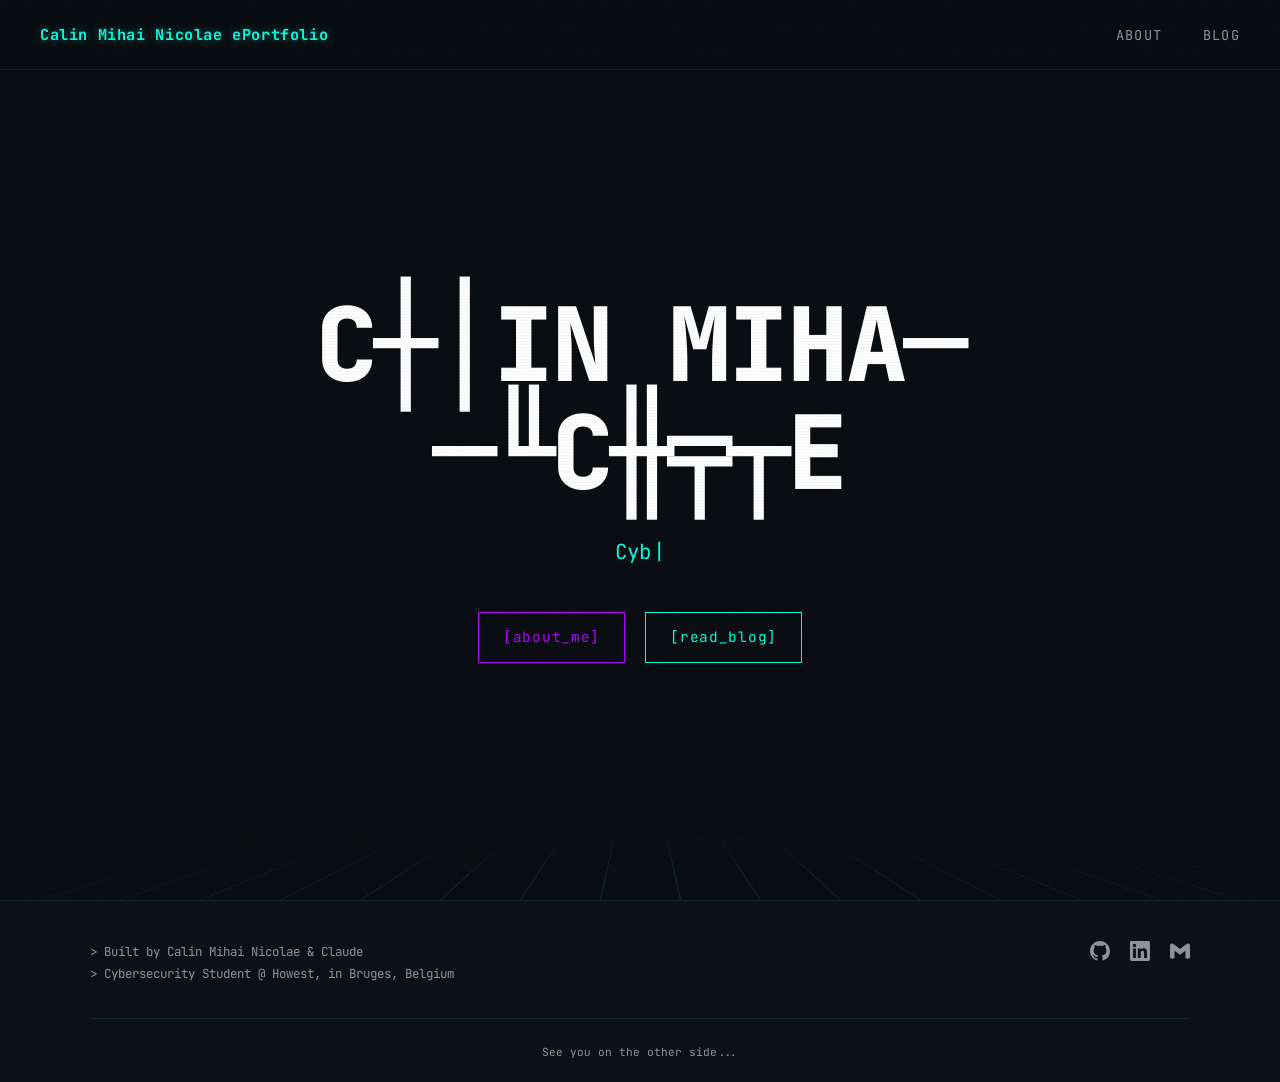
<file: index.html>
<!DOCTYPE html>
<html lang="en">
<head>
  <meta charset="UTF-8">
  <meta name="viewport" content="width=device-width, initial-scale=1.0">
  <meta name="description" content="Personal ePortfolio of Călin Mihai Nicolae, a final-year Applied Computer Science (cybersecurity) student at Howest, Bruges. Event reflections, a hackathon, a podcast, and professional development.">
  <meta property="og:title" content="Călin Mihai Nicolae · Cybersecurity ePortfolio">
  <meta property="og:description" content="Final-year cybersecurity student at Howest. Event reflections, a hackathon, a podcast, and professional development.">
  <meta property="og:type" content="website">
  <title>Călin Mihai Nicolae · Cybersecurity ePortfolio</title>
  <link rel="icon" type="image/png" href="./assets/images/favicon.png">
  <link rel="apple-touch-icon" href="./assets/images/favicon.png">
  <link rel="stylesheet" href="assets/css/style.css">
  <noscript>
    <style>
      #boot-terminal { display: none !important; }
      .hero-content { opacity: 1 !important; pointer-events: auto !important; }
    </style>
  </noscript>
  <script type="module" src="./assets/js/layout.js"></script>
  <script type="module" src="./assets/js/transitions.js"></script>
  <script type="module" src="./assets/js/index.js"></script>
</head>
<body>

<div id="page-transition">
  <p class="transition-text">&gt; LOADING...</p>
</div>

<a href="#main" class="skip-link">Skip to main content</a>

<nav></nav>

<noscript>
  <div class="noscript-banner">
    &gt; JavaScript is disabled. This site uses it for navigation and content.
    <a href="./index.html">Home</a> · <a href="./about.html">About</a> · <a href="./blog.html">Blog</a>
  </div>
</noscript>

<section class="hero" id="main">
  <div class="hero-grid-bg" aria-hidden="true"></div>
  <div class="hero-grid-fade" aria-hidden="true"></div>

  <div id="boot-terminal" class="boot-terminal" aria-live="polite">
    <div class="boot-terminal-bar">
      <span class="boot-terminal-title">init_profile_cali.sh</span>
      <span class="terminal-dot green"></span>
      <span class="terminal-dot yellow"></span>
      <span class="terminal-dot red"></span>
    </div>
    <div class="boot-terminal-body"></div>
  </div>

  <div id="hero-content" class="hero-content" style="opacity:0; pointer-events:none;">
    <h1 id="hero-name" class="hero-name">CALIN MIHAI NICOLAE</h1>
    <p class="hero-subtitle-wrap">
      <span id="typewriter-text"></span><span class="hero-subtitle-cursor">|</span>
    </p>
    <div class="hero-buttons">
      <a href="./about.html" class="hero-btn hero-btn-purple">[about_me]</a>
      <a href="./blog.html"  class="hero-btn hero-btn-cyan">[read_blog]</a>
    </div>
  </div>
</section>

<footer class="site-footer"></footer>
</body>
</html>
</file>
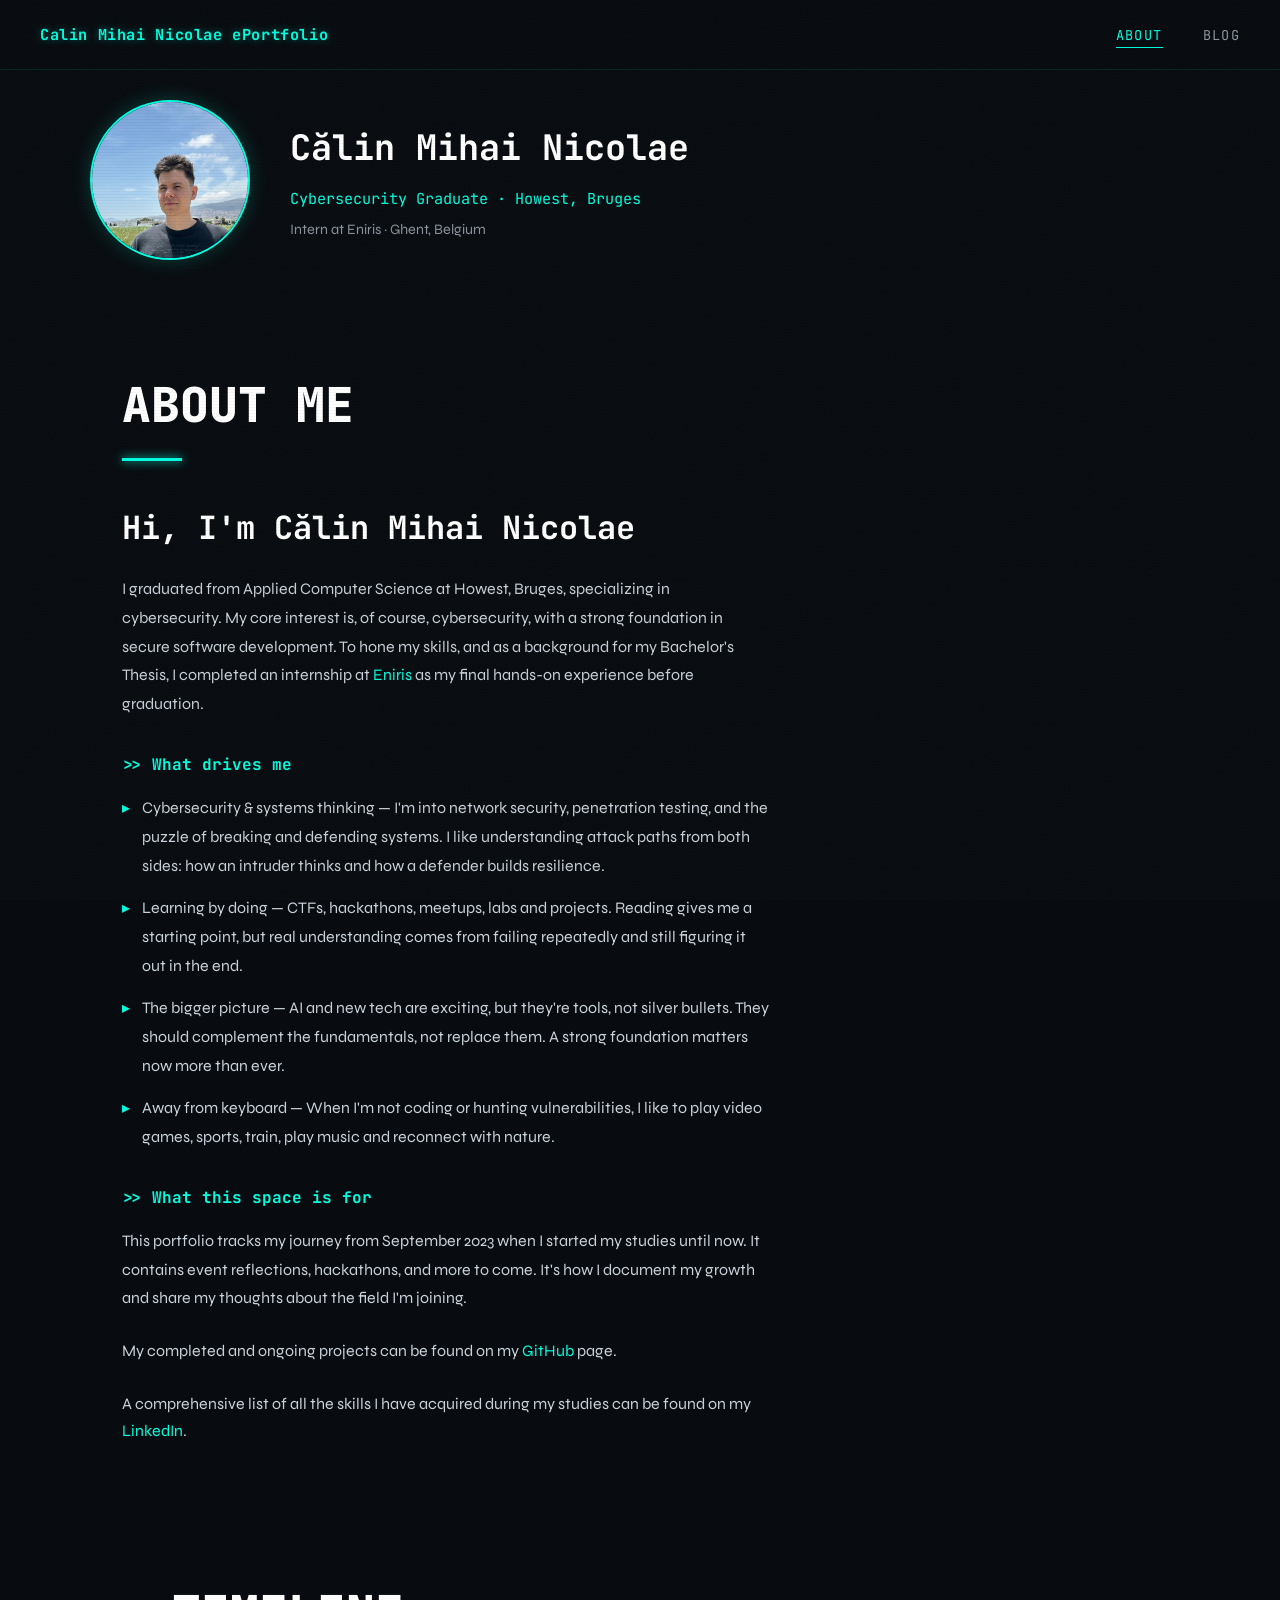
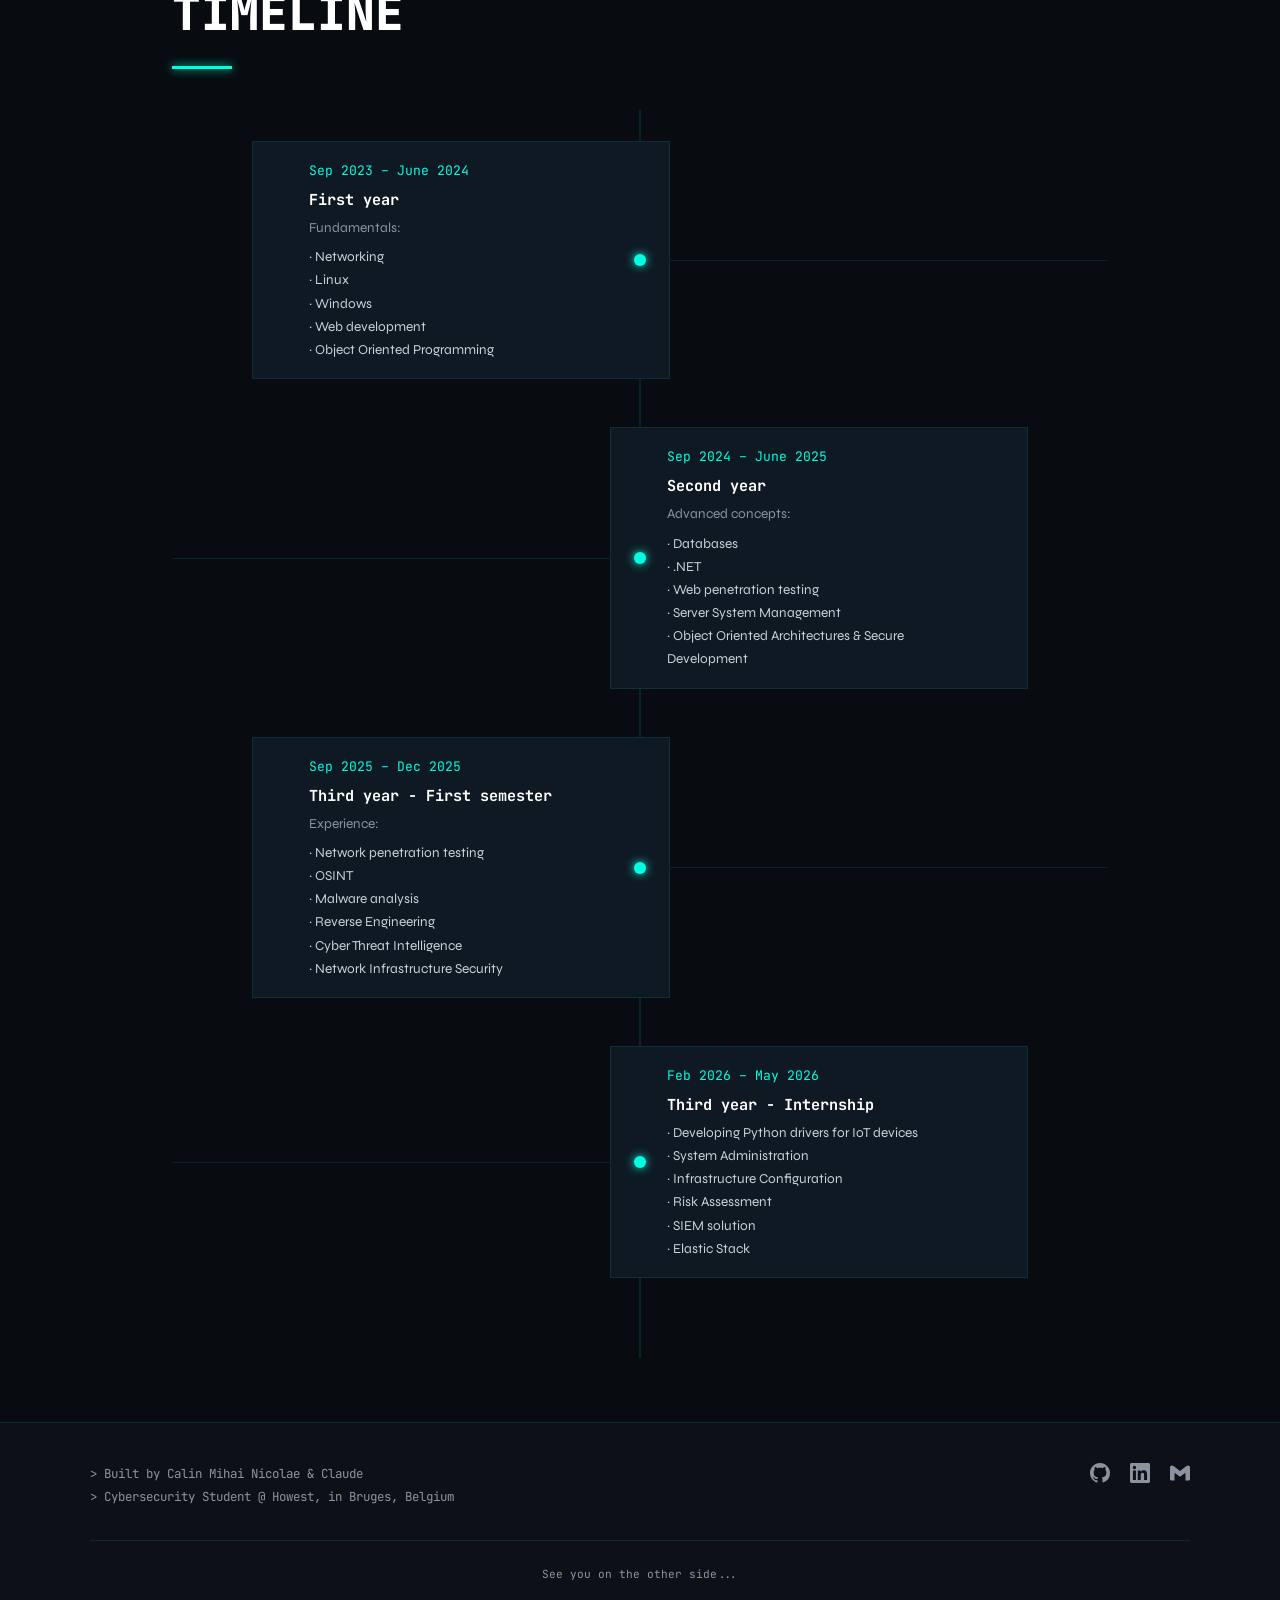
<file: about.html>
<!DOCTYPE html>
<html lang="en">
<head>
  <meta charset="UTF-8">
  <meta name="viewport" content="width=device-width, initial-scale=1.0">
  <meta name="description" content="About Călin Mihai Nicolae, a final-year cybersecurity student at Howest, Bruges, completed an internship at Eniris in Ghent. Background, interests, and an academic timeline.">
  <meta property="og:title" content="About · Călin Mihai Nicolae">
  <meta property="og:description" content="Final-year cybersecurity student at Howest, interned at Eniris. Background, interests, and timeline.">
  <meta property="og:type" content="website">
  <title>About · Călin Mihai Nicolae</title>
  <link rel="icon" type="image/png" href="./assets/images/favicon.png">
  <link rel="apple-touch-icon" href="./assets/images/favicon.png">
  <link rel="stylesheet" href="assets/css/style.css">
  <script type="module" src="./assets/js/layout.js"></script>
  <script type="module" src="./assets/js/transitions.js"></script>
  <script type="module" src="./assets/js/about.js"></script>
  <link rel="stylesheet" href="assets/css/photo-modal.css">
  <script type="module" src="./assets/js/photo-modal.js"></script>
</head>
<body>

<div id="page-transition">
  <p class="transition-text">&gt; LOADING...</p>
</div>

<a href="#main" class="skip-link">Skip to main content</a>

<nav></nav>

<noscript>
  <div class="noscript-banner">
    &gt; JavaScript is disabled. This site uses it for navigation and content.
    <a href="./index.html">Home</a> · <a href="./about.html">About</a> · <a href="./blog.html">Blog</a>
  </div>
</noscript>

<section class="profile-section" id="main">
  <div class="profile-photo-wrapper">
    <img
            src="assets/images/aboutphoto.jpg"
            alt="Calin Mihai Nicolae"
            class="profile-photo"
            onerror="this.style.display='none'; this.nextElementSibling.style.display='flex';"
    />
    <div class="profile-photo-placeholder">
      <span>[ PHOTO ]</span>
    </div>
  </div>
  <div class="profile-intro">
    <h1>Călin Mihai Nicolae</h1>
    <p class="profile-role">Cybersecurity Graduate · Howest, Bruges</p>
    <p class="profile-sub">Intern at Eniris · Ghent, Belgium</p>
  </div>
</section>

<section class="bio-section">
  <h2 class="about-section-title">ABOUT ME</h2>
  <div class="about-section-underline"></div>
  <div class="bio-content">
    <h2 class="bio-intro">Hi, I'm Călin Mihai Nicolae</h2>

    <p class="bio-text">I graduated from Applied Computer Science at Howest, Bruges, specializing in cybersecurity. My core interest is, of course, cybersecurity,
      with a strong foundation in secure software development. To hone my skills, and as a background for my Bachelor's Thesis, I completed an internship at <a href="https://eniris.com/" target="_blank">Eniris</a> as my
      final hands-on experience before graduation.</p>

    <h3 class="bio-subheading">What drives me</h3>

    <ul class="bio-list">
      <li>Cybersecurity & systems thinking — I'm into network security, penetration testing, and the puzzle of breaking and defending systems. I like understanding attack paths from both sides: how an intruder thinks and how a defender builds resilience.</li>
      <li>Learning by doing — CTFs, hackathons, meetups, labs and projects. Reading gives me a starting point, but real understanding comes from failing repeatedly and still figuring it out in the end.</li>
      <li>The bigger picture — AI and new tech are exciting, but they're tools, not silver bullets. They should complement the fundamentals, not replace them. A strong foundation matters now more than ever.</li>
      <li>Away from keyboard — When I'm not coding or hunting vulnerabilities, I like to play video games, sports, train, play music and reconnect with nature.</li>
    </ul>

    <h3 class="bio-subheading">What this space is for</h3>

    <p class="bio-text">This portfolio tracks my journey from September 2023 when I started my studies until now. It contains event reflections, hackathons, and more to come. It's how I document my growth and share my thoughts about the field I'm joining.</p>
    <p class="bio-text">My completed and ongoing projects can be found on my <a href="https://github.com/CalinNicolae" target="_blank">GitHub</a> page.</p>
    <p>A comprehensive list of all the skills I have acquired during my studies can be found on my <a href="https://www.linkedin.com/in/calin-mihai-nicolae-7225602b3/" target="_blank">LinkedIn</a>.</p>
  </div>
</section>

<section class="timeline-section">
  <h2 class="about-section-title">TIMELINE</h2>
  <div class="about-section-underline"></div>

  <div class="timeline">
    <div class="timeline-line"></div>

    <div class="timeline-node left">
      <div class="timeline-dot"></div>
      <div class="timeline-connector"></div>
      <div class="timeline-card">
        <span class="timeline-date">Sep 2023 – June 2024</span>
        <h3 class="timeline-title">First year</h3>
        <p class="timeline-institution">Fundamentals: <br> </p>
        <p class="timeline-desc">
          · Networking<br>
          · Linux<br>
          · Windows<br>
          · Web development <br>
          · Object Oriented Programming <br>
        </p>
      </div>
    </div>

    <div class="timeline-node right">
      <div class="timeline-dot"></div>
      <div class="timeline-connector"></div>
      <div class="timeline-card">
        <span class="timeline-date">Sep 2024 – June 2025</span>
        <h3 class="timeline-title">Second year</h3>
        <p class="timeline-institution">Advanced concepts: <br> </p>
        <p class="timeline-desc">
          · Databases <br>
          · .NET <br>
          · Web penetration testing <br>
          · Server System Management<br>
          · Object Oriented Architectures & Secure Development	</p>
      </div>
    </div>

    <div class="timeline-node left">
      <div class="timeline-dot"></div>
      <div class="timeline-connector"></div>
      <div class="timeline-card">
        <span class="timeline-date">Sep 2025 – Dec 2025</span>
        <h3 class="timeline-title">Third year - First semester</h3>
        <p class="timeline-institution">Experience: <br> </p>
        <p class="timeline-desc">
          · Network penetration testing <br>
          · OSINT <br>
          · Malware analysis <br>
          · Reverse Engineering <br>
          · Cyber Threat Intelligence <br>
          · Network Infrastructure Security <br>
        </p>
      </div>
    </div>

    <div class="timeline-node right">
      <div class="timeline-dot"></div>
      <div class="timeline-connector"></div>
      <div class="timeline-card">
        <span class="timeline-date">Feb 2026 – May 2026</span>
        <h3 class="timeline-title">Third year - Internship</h3>
        <p class="timeline-desc">
          · Developing Python drivers for IoT devices <br>
          · System Administration <br>
          · Infrastructure Configuration <br>
          · Risk Assessment <br>
          · SIEM solution <br>
          · Elastic Stack <br>
        </p>
      </div>
    </div>

  </div>
</section>

<footer class="site-footer"></footer>
</body>
</html>
</file>
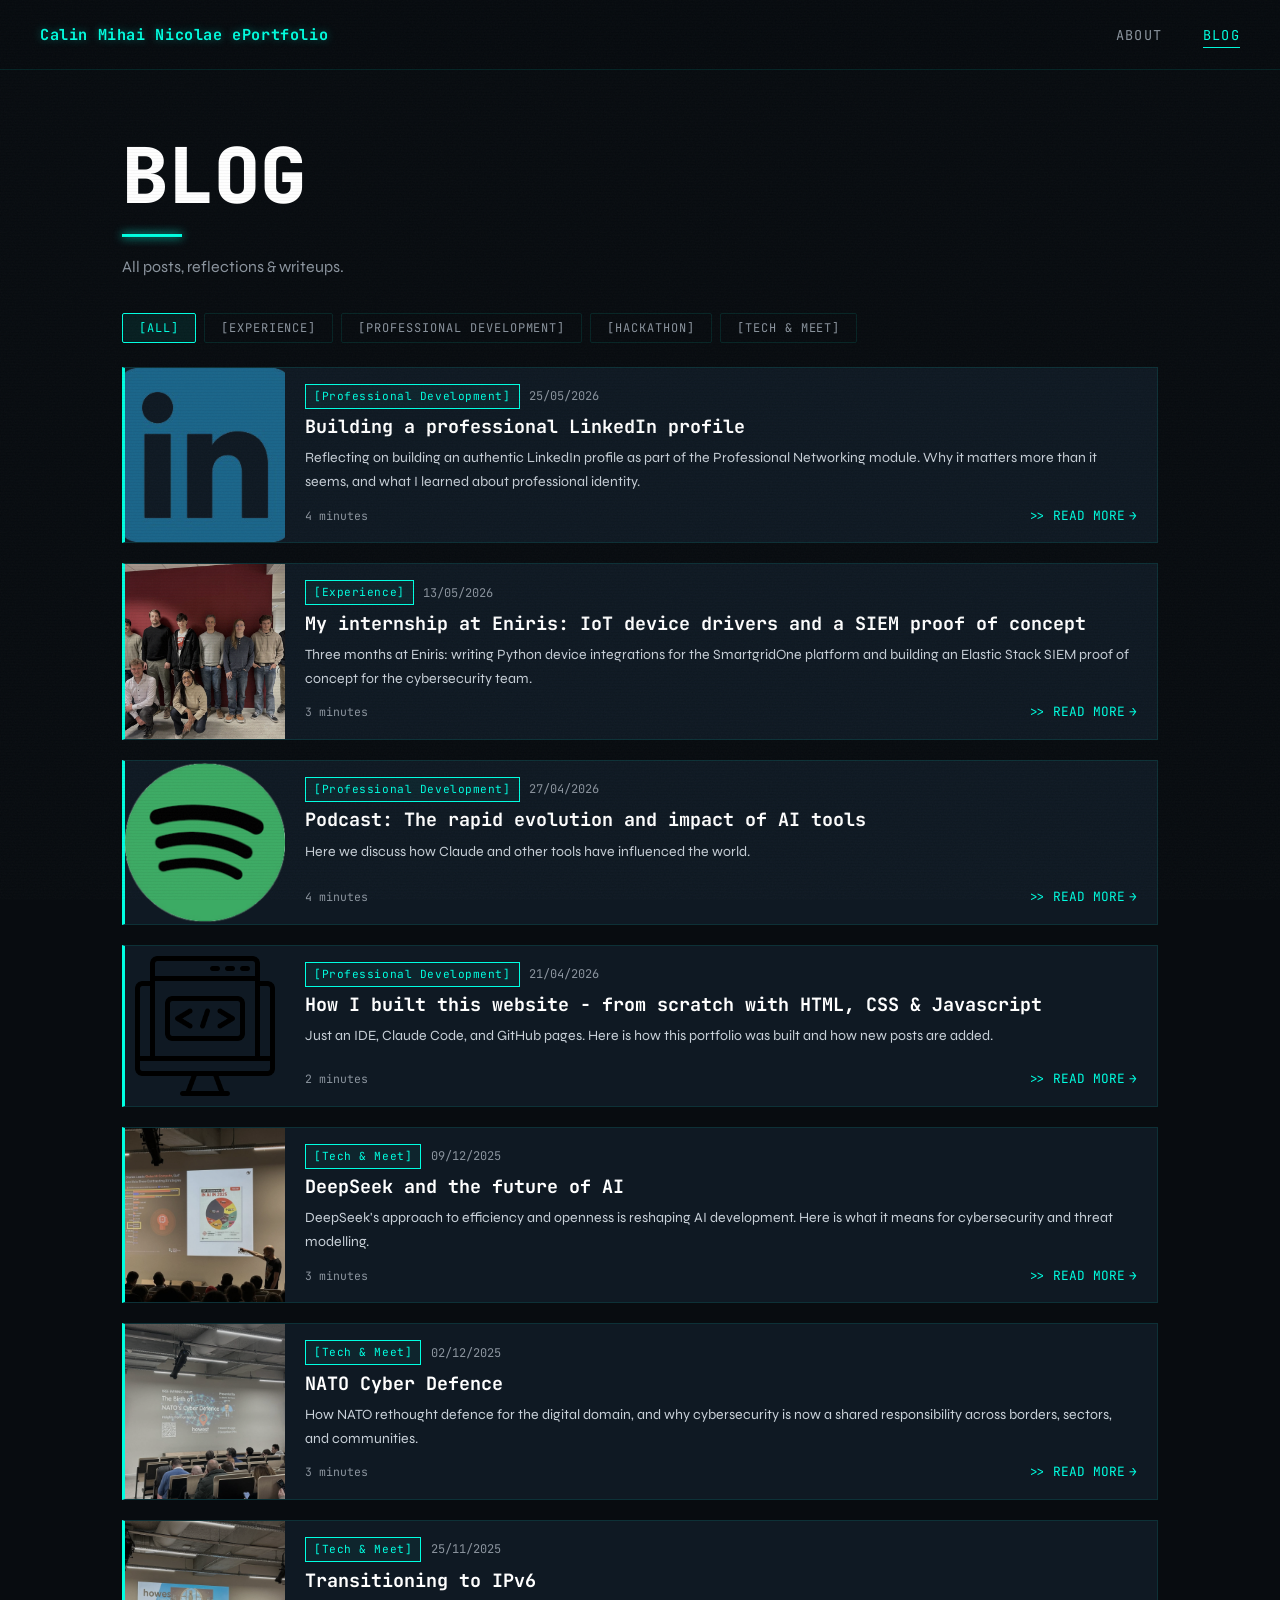
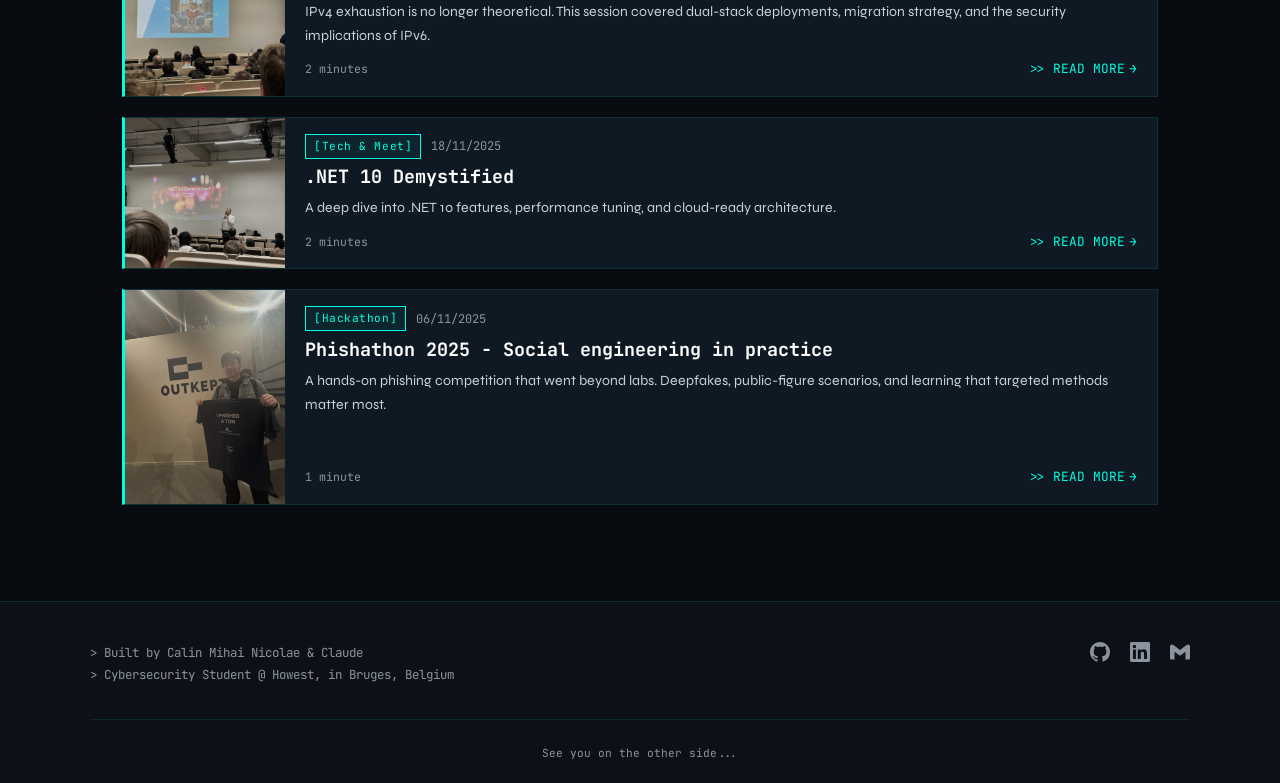
<file: blog.html>
<!DOCTYPE html>
<html lang="en">
<head>
  <meta charset="UTF-8">
  <meta name="viewport" content="width=device-width, initial-scale=1.0">
  <meta name="description" content="Reflections and write-ups from IT events, a hackathon, a podcast episode, and professional development, by Călin Mihai Nicolae.">
  <meta property="og:title" content="Blog · Călin Mihai Nicolae">
  <meta property="og:description" content="Reflections and write-ups from IT events, a hackathon, a podcast, and professional development.">
  <meta property="og:type" content="website">
  <title>Blog · Călin Mihai Nicolae</title>
  <link rel="icon" type="image/png" href="./assets/images/favicon.png">
  <link rel="apple-touch-icon" href="./assets/images/favicon.png">
  <link rel="stylesheet" href="assets/css/style.css">
  <script type="module" src="./assets/js/layout.js"></script>
  <script type="module" src="./assets/js/transitions.js"></script>
  <script type="module" src="./assets/js/blog.js"></script>
  <link rel="stylesheet" href="assets/css/photo-modal.css">
  <script type="module" src="./assets/js/photo-modal.js"></script>
</head>
<body>

<div id="page-transition">
  <p class="transition-text">&gt; LOADING...</p>
</div>

<a href="#main" class="skip-link">Skip to main content</a>

<nav></nav>

<noscript>
  <div class="noscript-banner">
    &gt; JavaScript is disabled. Posts on this page are loaded with JavaScript, so enable it to read them.
    <a href="./index.html">Home</a> · <a href="./about.html">About</a> · <a href="./blog.html">Blog</a>
  </div>
</noscript>

<div class="blog-page-wrap" id="main">
  <header class="blog-page-header">
    <h1 class="blog-page-title">BLOG</h1>
    <div class="blog-page-underline"></div>
    <p class="blog-page-subtitle">All posts, reflections &amp; writeups.</p>
  </header>

  <div class="filter-bar-wrap">
    <div class="filter-bar" id="filter-bar" role="group" aria-label="Filter posts by category">
    </div>
  </div>

  <main class="post-list-wrap" id="post-list" aria-live="polite">
  </main>

  <div id="empty-state" class="empty-state" style="display:none;" aria-live="polite">
    <p class="empty-error">&gt; ERROR: No posts found matching filter.</p>
    <p class="empty-hint">Try: [ALL]</p>
  </div>
</div>

<footer class="site-footer"></footer>
</body>
</html>
</file>
<file: assets/css/style.css>
@import url('https://fonts.googleapis.com/css2?family=JetBrains+Mono:wght@300;400;700&family=Syne:wght@400;600;800&display=swap');

/* ============================================================
   CSS CUSTOM PROPERTIES — DESIGN SYSTEM
   ============================================================ */
:root {
  --bg-primary:      #080c10;
  --bg-secondary:    #0d1117;
  --bg-card:         #0f1923;
  --neon-cyan:       #00ffe1;
  --neon-red:        #ff003c;
  --neon-purple:     #b400ff;
  --neon-green:      #00ff41;
  --text-primary:    #c9d1d9;
  --text-dim:        #8b949e;
  --text-bright:     #ffffff;
  --border-dim:      rgba(0, 255, 225, 0.1);
  --border-glow:     rgba(0, 255, 225, 0.4);
  --font-mono:       'JetBrains Mono', monospace;
  --font-body:       'Syne', sans-serif;
  --transition-fast: 0.2s ease;
  --transition-med:  0.4s ease;
  --nav-height:      70px;
}

/* ============================================================
   KEYFRAME ANIMATIONS
   ============================================================ */
@keyframes glitch {
  0%, 100% {
    clip-path: inset(50% 0 30% 0);
    transform: translateX(-3px);
    text-shadow: -2px 0 var(--neon-red);
  }
  25% {
    clip-path: inset(10% 0 80% 0);
    transform: translateX(3px);
    text-shadow: 2px 0 var(--neon-cyan);
  }
  50% {
    clip-path: inset(80% 0 5% 0);
    transform: translateX(-1px);
    text-shadow: 1px 0 var(--neon-purple);
  }
  75% {
    clip-path: inset(30% 0 50% 0);
    transform: translateX(2px);
  }
}

@keyframes blink {
  0%, 100% { opacity: 1; }
  50%       { opacity: 0; }
}

@keyframes fadeInUp {
  from { opacity: 0; }
  to   { opacity: 1; }
}

@keyframes scanSweep {
  from { background-position: 0 -100%; }
  to   { background-position: 0 200%; }
}

@keyframes neonPulse {
  0%, 100% { opacity: 1; }
  50%       { opacity: 0.7; }
}

@keyframes gridScroll {
  from { background-position: center 0; }
  to   { background-position: center 80px; }
}

@keyframes heroFadeIn {
  from { opacity: 0; }
  to   { opacity: 1; }
}

/* ============================================================
   REDUCED MOTION
   ============================================================ */
@media (prefers-reduced-motion: reduce) {
  * { animation-duration: 0.01ms !important; transition-duration: 0.01ms !important; }
}

/* ============================================================
   GLOBAL RESET & BASE
   ============================================================ */
*, *::before, *::after {
  box-sizing: border-box;
  margin: 0;
  padding: 0;
}

html { scroll-behavior: smooth; }

body {
  background-color: var(--bg-primary);
  font-family: var(--font-body);
  color: var(--text-primary);
  line-height: 1.7;
  min-height: 100vh;
  position: relative;
  overflow-x: hidden;
}

/* Scanline overlay */
body::before {
  content: '';
  position: fixed;
  inset: 0;
  pointer-events: none;
  z-index: 9999;
  background: repeating-linear-gradient(
    to bottom,
    transparent 0px,
    transparent 2px,
    rgba(0, 0, 0, 0.03) 2px,
    rgba(0, 0, 0, 0.03) 3px
  );
}

/* Noise grain */
body::after {
  content: '';
  position: fixed;
  inset: 0;
  pointer-events: none;
  z-index: 9998;
  opacity: 0.03;
  background-image: url("data:image/svg+xml,%3Csvg xmlns='http://www.w3.org/2000/svg' width='300' height='300'%3E%3Cfilter id='noise'%3E%3CfeTurbulence type='fractalNoise' baseFrequency='0.65' numOctaves='3' stitchTiles='stitch'/%3E%3C/filter%3E%3Crect width='300' height='300' filter='url(%23noise)'/%3E%3C/svg%3E");
  background-repeat: repeat;
}

/* Scrollbar */
::-webkit-scrollbar { width: 6px; }
::-webkit-scrollbar-track { background: var(--bg-secondary); }
::-webkit-scrollbar-thumb { background: var(--neon-cyan); border-radius: 3px; }

/* Selection */
::selection { background: var(--neon-cyan); color: var(--bg-primary); }

/* Focus */
:focus-visible { outline: 2px dashed var(--neon-cyan); outline-offset: 3px; }

/* Fonts */
h1, h2, h3, h4, h5, h6, code, pre, nav { font-family: var(--font-mono); }

a { color: var(--neon-cyan); text-decoration: none; transition: color var(--transition-fast), text-shadow var(--transition-fast); }
a:hover { color: var(--text-bright); text-shadow: 0 0 8px var(--neon-cyan); }

/* ============================================================
   SKIP-TO-MAIN ACCESSIBILITY LINK
   ============================================================ */
.skip-link {
  position: absolute;
  top: -100px;
  left: 10px;
  background: var(--neon-cyan);
  color: var(--bg-primary);
  padding: 8px 16px;
  font-family: var(--font-mono);
  font-size: 0.85rem;
  z-index: 999999;
  text-decoration: none;
  transition: top var(--transition-fast);
}
.skip-link:focus { top: 10px; }

/* ============================================================
   404 PAGE
   ============================================================ */
.error-page {
  min-height: calc(100vh - var(--nav-height));
  display: flex;
  flex-direction: column;
  align-items: center;
  justify-content: center;
  text-align: center;
  padding: calc(var(--nav-height) + 2rem) 2rem 4rem;
}

.err-label {
  font-family: var(--font-mono);
  font-size: 0.85rem;
  color: var(--text-dim);
  letter-spacing: 0.15em;
  margin-bottom: 1rem;
}

.err-404 {
  font-family: var(--font-mono);
  font-size: clamp(6rem, 20vw, 14rem);
  font-weight: 800;
  color: var(--neon-red);
  text-shadow: 0 0 20px var(--neon-red), 0 0 60px rgba(255,0,60,0.3);
  line-height: 1;
  margin-bottom: 0.5rem;
  position: relative;
  animation: glitch 0.8s steps(1) 1 forwards;
}

.err-not-found {
  font-family: var(--font-mono);
  font-size: 1rem;
  color: var(--text-dim);
  letter-spacing: 0.2em;
  margin-bottom: 1rem;
}

.err-desc {
  font-family: var(--font-body);
  font-size: 1rem;
  color: var(--text-primary);
  margin-bottom: 2.5rem;
  max-width: 420px;
}

/* ============================================================
   NAVIGATION
   ============================================================ */
nav {
  position: fixed;
  top: 0;
  left: 0;
  right: 0;
  z-index: 1000;
  height: var(--nav-height);
  background: rgba(8, 12, 16, 0.85);
  backdrop-filter: blur(12px);
  -webkit-backdrop-filter: blur(12px);
  border-bottom: 1px solid var(--border-dim);
  display: flex;
  align-items: center;
  justify-content: space-between;
  padding: 0 2.5rem;
}

.nav-logo {
  font-family: var(--font-mono);
  font-weight: 700;
  font-size: 0.95rem;
  color: var(--neon-cyan);
  letter-spacing: 0.04em;
  text-decoration: none;
  text-shadow: 0 0 8px rgba(0, 255, 225, 0.4);
  white-space: nowrap;
}
.nav-logo:hover { color: var(--neon-cyan); text-shadow: 0 0 14px var(--neon-cyan); }

.nav-links {
  list-style: none;
  display: flex;
  gap: 2.5rem;
}

.nav-links a {
  position: relative;
  font-family: var(--font-mono);
  font-size: 0.85rem;
  color: var(--text-dim);
  letter-spacing: 0.1em;
  text-transform: uppercase;
  text-shadow: none;
  transition: color var(--transition-fast);
  padding-bottom: 2px;
}

/* Animated underline growing from left */
.nav-links a::after {
  content: '';
  position: absolute;
  bottom: -2px;
  left: 0;
  width: 0;
  height: 1px;
  background: var(--neon-cyan);
  transition: width var(--transition-fast);
}

.nav-links a:hover,
.nav-links a.active {
  color: var(--neon-cyan);
  text-shadow: none;
}

.nav-links a:hover::after,
.nav-links a.active::after {
  width: 100%;
}

/* Hamburger toggle button */
.nav-toggle {
  display: none;
  flex-direction: column;
  justify-content: center;
  gap: 5px;
  background: none;
  border: none;
  padding: 6px;
  width: 36px;
  height: 36px;
  cursor: pointer;
}

.hamburger-line {
  display: block;
  width: 22px;
  height: 2px;
  background: var(--neon-cyan);
  border-radius: 1px;
  transition: transform 0.3s ease, opacity 0.3s ease;
  transform-origin: center;
}

/* Lines → X when open */
.nav-toggle.open .hamburger-line:nth-child(1) { transform: translateY(7px) rotate(45deg); }
.nav-toggle.open .hamburger-line:nth-child(2) { opacity: 0; transform: scaleX(0); }
.nav-toggle.open .hamburger-line:nth-child(3) { transform: translateY(-7px) rotate(-45deg); }

/* ============================================================
   HERO SECTION
   ============================================================ */
.hero {
  position: relative;
  min-height: 100vh;
  display: flex;
  flex-direction: column;
  align-items: center;
  justify-content: center;
  overflow: hidden;
  padding-top: var(--nav-height);
}

/* Perspective grid background */
.hero-grid-bg {
  position: absolute;
  bottom: 0;
  left: -30%;
  right: -30%;
  height: 65%;
  pointer-events: none;
  z-index: 0;
  background-image:
    linear-gradient(rgba(0, 255, 225, 0.15) 1px, transparent 1px),
    linear-gradient(90deg, rgba(0, 255, 225, 0.15) 1px, transparent 1px);
  background-size: 80px 80px;
  background-position: center 0;
  transform: perspective(500px) rotateX(70deg);
  transform-origin: center bottom;
  animation: gridScroll 60s linear infinite;
}

/* Radial fade to darken grid edges / create horizon */
.hero-grid-bg::after {
  content: '';
  position: absolute;
  inset: 0;
  background: radial-gradient(ellipse 80% 60% at 50% 100%, transparent 30%, var(--bg-primary) 80%);
}

/* Top fade to bg */
.hero-grid-fade {
  position: absolute;
  top: 0;
  left: 0;
  right: 0;
  height: 50%;
  pointer-events: none;
  z-index: 1;
  background: linear-gradient(to bottom, var(--bg-primary) 0%, transparent 100%);
}

/* ── Boot terminal ── */
.boot-terminal {
  position: relative;
  z-index: 2;
  width: min(520px, 90vw);
  background: #0d1117;
  border: 1px solid var(--neon-cyan);
  box-shadow: 0 0 30px rgba(0, 255, 225, 0.15);
  transition: opacity 0.3s ease, transform 0.3s ease;
}

.boot-terminal.hidden {
  opacity: 0;
  transform: scale(0.95);
  pointer-events: none;
}

.boot-terminal-bar {
  display: flex;
  align-items: center;
  gap: 6px;
  padding: 0.6rem 1rem;
  background: rgba(255, 255, 255, 0.03);
  border-bottom: 1px solid var(--border-dim);
}

.boot-terminal-title {
  font-family: var(--font-mono);
  font-size: 0.72rem;
  color: var(--text-dim);
  margin-left: auto;
  margin-right: auto;
  padding-left: 30px;
}

.boot-terminal-body {
  padding: 1.25rem 1.5rem;
  font-family: var(--font-mono);
  font-size: 0.85rem;
  line-height: 2;
  min-height: 100px;
  color: var(--text-primary);
}

/* ── Hero content (revealed after boot) ── */
.hero-content {
  position: absolute;
  z-index: 2;
  display: flex;
  flex-direction: column;
  align-items: center;
  text-align: center;
  padding: 2rem;
  max-width: 860px;
  width: 100%;
  /* starts hidden — JS sets opacity 1 + animation */
}

.hero-name {
  font-family: var(--font-mono);
  font-size: clamp(3rem, 8vw, 7rem);
  font-weight: 800;
  color: var(--text-bright);
  line-height: 1.05;
  letter-spacing: -0.02em;
  margin-bottom: 1.5rem;
  position: relative;
}

.hero-subtitle-wrap {
  font-family: var(--font-mono);
  font-size: clamp(1rem, 2.5vw, 1.3rem);
  color: var(--neon-cyan);
  height: 2em;
  display: flex;
  align-items: center;
  justify-content: center;
  gap: 2px;
  margin-bottom: 2.5rem;
}

.hero-subtitle-cursor {
  animation: blink 1s step-end infinite;
  color: var(--neon-cyan);
}

/* Hero CTA buttons — terminal command style */
.hero-buttons {
  display: flex;
  gap: 1.25rem;
  flex-wrap: wrap;
  justify-content: center;
  margin-bottom: 1rem;
}

.hero-btn {
  font-family: var(--font-mono);
  font-size: 0.9rem;
  padding: 12px 24px;
  border: 1px solid var(--neon-cyan);
  background: transparent;
  color: var(--neon-cyan);
  letter-spacing: 0.05em;
  text-decoration: none;
  transition: background var(--transition-fast), box-shadow var(--transition-fast), color var(--transition-fast);
  display: inline-block;
}

.hero-btn:hover {
  background: rgba(0, 255, 225, 0.1);
  box-shadow: 0 0 20px rgba(0, 255, 225, 0.3);
  color: var(--neon-cyan);
  text-shadow: none;
}

.hero-btn-purple {
  border-color: var(--neon-purple);
  color: var(--neon-purple);
}

.hero-btn-purple:hover {
  background: rgba(180, 0, 255, 0.1);
  box-shadow: 0 0 20px rgba(180, 0, 255, 0.3);
  color: var(--neon-purple);
}

/* ============================================================
   UTILITY CLASSES
   ============================================================ */
.tag {
  display: inline-block;
  font-family: var(--font-mono);
  font-size: 0.7rem;
  padding: 2px 8px;
  border: 1px solid var(--neon-cyan);
  color: var(--neon-cyan);
  background: rgba(0, 255, 225, 0.05);
  letter-spacing: 0.05em;
}

/* Terminal dots (shared) */
.terminal-dot          { width: 10px; height: 10px; border-radius: 50%; }
.terminal-dot.red      { background: #ff5f57; }
.terminal-dot.yellow   { background: #febc2e; }
.terminal-dot.green    { background: #28c840; }

/* ============================================================
   BLOG PAGE — HEADER
   ============================================================ */
.blog-page-wrap {
  padding-top: var(--nav-height);
}

.blog-page-header {
  padding: 4rem 2rem 2rem;
  max-width: 1100px;
  margin: 0 auto;
}

.blog-page-title {
  font-family: var(--font-mono);
  font-size: clamp(2.5rem, 6vw, 5rem);
  font-weight: 800;
  color: var(--text-bright);
  line-height: 1.1;
  margin-bottom: 1rem;
}

.blog-page-underline {
  width: 60px;
  height: 3px;
  background: var(--neon-cyan);
  box-shadow: 0 0 10px var(--neon-cyan);
  margin-bottom: 1rem;
}

.blog-page-subtitle {
  font-family: var(--font-body);
  font-size: 1rem;
  color: var(--text-dim);
}

/* ============================================================
   BLOG PAGE — FILTER BAR
   ============================================================ */
.filter-bar-wrap {
  padding: 0 2rem 1.5rem;
  max-width: 1100px;
  margin: 0 auto;
  overflow-x: auto;
}

.filter-bar {
  display: flex;
  gap: 0.5rem;
  flex-wrap: nowrap;
  min-width: max-content;
}

.filter-pill {
  font-family: var(--font-mono);
  font-size: 0.75rem;
  text-transform: uppercase;
  letter-spacing: 0.08em;
  padding: 6px 16px;
  border: 1px solid var(--border-dim);
  border-radius: 2px;
  background: transparent;
  color: var(--text-dim);
  white-space: nowrap;
  cursor: pointer;
  transition: border-color var(--transition-fast), color var(--transition-fast), background var(--transition-fast);
}

.filter-pill:hover,
.filter-pill.active {
  border-color: var(--neon-cyan);
  color: var(--neon-cyan);
  background: rgba(0, 255, 225, 0.08);
}

/* ============================================================
   BLOG PAGE — POST LIST CARDS
   ============================================================ */
.post-list-wrap {
  padding: 0 2rem 6rem;
  max-width: 1100px;
  margin: 0 auto;
  display: flex;
  flex-direction: column;
  gap: 1.25rem;
}

.post-list-item {
  display: flex;
  align-items: stretch;
  background: var(--bg-card);
  border: 1px solid var(--border-dim);
  border-left: 3px solid var(--neon-cyan);
  overflow: hidden;
  transition: transform var(--transition-fast), border-left-color var(--transition-fast), box-shadow var(--transition-fast);
  text-decoration: none;
  color: inherit;
}

.post-list-item:hover {
  transform: translateY(-2px);
  border-left-color: var(--border-glow);
  box-shadow: 0 4px 20px rgba(0, 255, 225, 0.08);
  color: inherit;
  text-shadow: none;
}

.post-list-img-wrap {
  flex-shrink: 0;
  width: 160px;
  overflow: hidden;
}

.post-list-img {
  width: 100%;
  height: 100%;
  object-fit: cover;
  display: block;
  filter: grayscale(0.3) brightness(0.85);
  transition: filter var(--transition-med);
}

.post-list-item:hover .post-list-img { filter: grayscale(0) brightness(1); }

.post-list-no-img {
  width: 160px;
  height: 120px;
  background: var(--bg-secondary);
  display: flex;
  align-items: center;
  justify-content: center;
  font-family: var(--font-mono);
  font-size: 0.72rem;
  color: var(--text-dim);
  flex-shrink: 0;
}

.post-list-content {
  flex: 1;
  padding: 1rem 1.25rem;
  display: flex;
  flex-direction: column;
  gap: 0.4rem;
  min-width: 0;
}

.post-list-meta {
  display: flex;
  align-items: center;
  gap: 0.6rem;
  flex-wrap: wrap;
}

.post-list-date {
  font-family: var(--font-mono);
  font-size: 0.75rem;
  color: var(--text-dim);
}

.required-badge {
  font-family: var(--font-mono);
  font-size: 0.65rem;
  color: var(--neon-red);
  letter-spacing: 0.05em;
}

.post-list-title {
  font-family: var(--font-mono);
  font-size: 1.15rem;
  font-weight: 700;
  color: var(--text-bright);
  line-height: 1.35;
  transition: color var(--transition-fast);
}

.post-list-item:hover .post-list-title { color: var(--neon-cyan); }

.post-list-excerpt {
  font-family: var(--font-body);
  font-size: 0.88rem;
  color: var(--text-primary);
  flex: 1;
  overflow: hidden;
  display: -webkit-box;
  -webkit-line-clamp: 2;
  -webkit-box-orient: vertical;
}

.post-list-footer {
  display: flex;
  align-items: center;
  justify-content: space-between;
  margin-top: 0.25rem;
}

.post-list-read-time {
  font-family: var(--font-mono);
  font-size: 0.72rem;
  color: var(--text-dim);
}

.post-list-read-more {
  font-family: var(--font-mono);
  font-size: 0.8rem;
  color: var(--neon-cyan);
  text-decoration: none;
  display: flex;
  align-items: center;
  gap: 4px;
  transition: color var(--transition-fast);
}

.post-list-read-more:hover { color: var(--neon-cyan); text-shadow: 0 0 8px var(--neon-cyan); }

.post-list-arrow {
  display: inline-block;
  transition: transform 0.2s ease;
}

.post-list-item:hover .post-list-arrow { transform: translateX(4px); }

/* Staggered load */
.post-list-item { animation: fadeInUp 0.4s ease both; }

/* ============================================================
   EMPTY STATE
   ============================================================ */
.empty-state {
  text-align: center;
  padding: 4rem 2rem;
  font-family: var(--font-mono);
}

.empty-error { color: var(--neon-red); font-size: 0.95rem; margin-bottom: 0.5rem; }
.empty-hint  { color: var(--text-dim); font-size: 0.82rem; }

/* ============================================================
   SITE FOOTER
   ============================================================ */
.site-footer {
  background: var(--bg-secondary);
  border-top: 1px solid var(--border-dim);
  padding: 40px 2.5rem 20px;
}

.footer-main {
  max-width: 1100px;
  display: flex;
  align-items: flex-start;
  justify-content: space-between;
  gap: 2rem;
  flex-wrap: wrap;
  margin: 0 auto 2rem;
}

.footer-left p {
  font-family: var(--font-mono);
  font-size: 0.78rem;
  color: var(--text-dim);
  line-height: 1.8;
}

.footer-icons {
  display: flex;
  align-items: center;
  gap: 1.25rem;
  padding-left: 0.6rem;
}

.footer-icon {
  color: var(--text-dim);
  display: flex;
  align-items: center;
  transition: color var(--transition-fast);
  text-decoration: none;
  text-shadow: none;
  font-size: 100px;
}

.footer-icon:hover {
  color: var(--neon-cyan);
  text-shadow: none;
}

.footer-icon svg { display: block; }

.footer-copyright {
  max-width: 1100px;
  margin: 0 auto;
  font-family: var(--font-mono);
  font-size: 0.7rem;
  color: var(--text-dim);
  text-align: center;
  padding-top: 1.5rem;
  border-top: 1px solid var(--border-dim);
}

/* ============================================================
   PAGE TRANSITION OVERLAY  (clip-path wipe system)
   ============================================================ */
#page-transition {
  position: fixed;
  inset: 0;
  background: var(--bg-primary);
  z-index: 99999;
  display: flex;
  align-items: center;
  justify-content: center;
  clip-path: inset(0 0 100% 0);
  transition: clip-path 0.4s cubic-bezier(0.76, 0, 0.24, 1);
  pointer-events: none;
}

.transition-text {
  font-family: var(--font-mono);
  color: var(--neon-cyan);
  font-size: 1rem;
  letter-spacing: 0.2em;
  text-shadow: 0 0 10px var(--neon-cyan);
}

/* ============================================================
   SCROLL PROGRESS BAR
   ============================================================ */
#scroll-bar {
  position: fixed;
  top: 0;
  left: 0;
  width: 0;
  height: 3px;
  background: var(--neon-cyan);
  box-shadow: 0 0 8px var(--neon-cyan), 0 0 16px rgba(0,255,225,0.4);
  z-index: 10001;
  pointer-events: none;
  transition: none;
}

/* ============================================================
   POST PAGE — HEADER
   ============================================================ */
.post-page-wrap { padding-top: var(--nav-height); }

.post-header {
  padding: 60px 2rem 40px;
  max-width: 800px;
  margin: 0 auto;
}

.post-back {
  display: inline-block;
  font-family: var(--font-mono);
  font-size: 0.85rem;
  color: var(--neon-cyan);
  margin-bottom: 1.5rem;
  letter-spacing: 0.04em;
  padding: 8px 18px;
  border: 1px solid var(--neon-cyan);
  background: transparent;
  transition: background var(--transition-fast), box-shadow var(--transition-fast), color var(--transition-fast);
}
.post-back:hover {
  background: rgba(0, 255, 225, 0.1);
  box-shadow: 0 0 20px rgba(0, 255, 225, 0.3);
  color: var(--neon-cyan);
  text-shadow: none;
}

.post-header-badges {
  display: flex;
  align-items: center;
  gap: 0.75rem;
  flex-wrap: wrap;
  margin-bottom: 1rem;
}

/* Post-page category label: plain text, no button-like box */
#post-category {
  border: none;
  background: transparent;
  padding: 0;
  font-size: 0.95rem;
}

.post-title {
  font-family: var(--font-mono);
  font-size: clamp(1.6rem, 3vw, 2.4rem);
  font-weight: 800;
  color: var(--text-bright);
  line-height: 1.3;
  word-break: break-word;
  margin-bottom: 1rem;
}

.post-meta {
  font-family: var(--font-mono);
  font-size: 0.8rem;
  color: var(--text-dim);
  letter-spacing: 0.04em;
}

/* ============================================================
   POST PAGE — COVER IMAGE
   ============================================================ */
.post-cover {
  max-width: 800px;
  margin: 0 auto 2rem;
  padding: 0 2rem;
}

.post-cover-img {
  width: 100%;
  max-height: 40rem;
  object-fit: cover;
  display: block;
  border: 1px solid var(--border-dim);
}

.post-cover-caption {
  font-family: var(--font-mono);
  font-size: 0.8rem;
  color: var(--text-dim);
  font-style: italic;
  text-align: center;
  margin-top: 0.6rem;
}

/* ============================================================
   POST PAGE — SPEAKER CARD
   ============================================================ */
.post-speaker-card {
  max-width: 800px;
  margin: 0 auto 2rem;
  padding: 16px 20px;
  background: var(--bg-card);
  border: 1px solid var(--border-dim);
  border-left: 3px solid var(--neon-purple);
}

.speaker-label {
  font-family: var(--font-mono);
  font-size: 0.75rem;
  color: var(--neon-purple);
  letter-spacing: 0.1em;
  text-transform: uppercase;
  margin-bottom: 0.6rem;
}

.speaker-name {
  font-family: var(--font-mono);
  font-size: 1rem;
  color: var(--text-bright);
  margin-bottom: 0.4rem;
}

.speaker-bio {
  font-family: var(--font-body);
  font-size: 0.9rem;
  color: var(--text-dim);
}

/* ============================================================
   POST PAGE — BODY
   ============================================================ */
.post-body {
  max-width: 72ch;
  margin: 0 auto;
  padding: 40px 2rem;
}

.post-body h2 {
  font-family: var(--font-mono);
  color: var(--neon-cyan);
  font-size: 1.4rem;
  margin-top: 2em;
  margin-bottom: 0.75rem;
}
.post-body h2::before { content: '> '; color: var(--text-dim); }

.post-body h3 {
  font-family: var(--font-mono);
  color: var(--neon-cyan);
  font-size: 1.1rem;
  margin-top: 1.5em;
  margin-bottom: 0.5rem;
}
.post-body h3::before { content: '>> '; color: var(--text-dim); }

.post-body p {
  font-family: var(--font-body);
  font-size: 1.1rem;
  line-height: 1.8;
  color: var(--text-primary);
  margin-bottom: 1.25rem;
}

.post-body a {
  color: var(--neon-cyan);
  text-decoration: none;
  transition: text-decoration var(--transition-fast);
}
.post-body a:hover { text-decoration: underline; }

.post-body code {
  background: rgba(0,255,225,0.08);
  color: var(--neon-cyan);
  font-family: var(--font-mono);
  font-size: 0.88em;
  padding: 2px 6px;
  border-radius: 2px;
  border: 1px solid var(--border-dim);
}

.post-body pre {
  background: #0d1117;
  border: 1px solid var(--border-dim);
  border-radius: 4px;
  overflow-x: auto;
  padding: 36px 20px 20px;
  position: relative;
  margin: 1.5rem 0;
}
.post-body pre::before {
  content: attr(data-filename);
  position: absolute;
  top: 0;
  left: 0;
  background: var(--neon-cyan);
  color: var(--bg-primary);
  font-family: var(--font-mono);
  font-size: 0.75rem;
  padding: 2px 12px;
}
.post-body pre code {
  background: none;
  border: none;
  padding: 0;
  color: var(--neon-green);
  font-family: var(--font-mono);
  font-size: 0.9rem;
}

.post-body blockquote {
  border-left: 3px solid var(--neon-red);
  padding-left: 20px;
  margin-left: 0;
  color: var(--text-dim);
  font-style: italic;
}

.post-body ul,
.post-body ol {
  padding-left: 1.5em;
  line-height: 1.8;
  margin-bottom: 1.25rem;
}
.post-body li::marker { color: var(--neon-cyan); }

/* ============================================================
   POST PAGE — GALLERY  (2-col)
   ============================================================ */
.post-gallery-section {
  max-width: 800px;
  margin: 0 auto;
  padding: 0 2rem 3rem;
}

.post-gallery-grid {
  display: grid;
  grid-template-columns: repeat(2, 1fr);
  gap: 16px;
}

.post-gallery-grid figure { margin: 0; }

.post-gallery-grid img {
  width: 100%;
  aspect-ratio: 4/3;
  object-fit: cover;
  display: block;
  border: 1px solid var(--border-dim);
  transition: border-color var(--transition-fast), box-shadow var(--transition-fast);
}
.post-gallery-grid img:hover {
  border-color: var(--neon-cyan);
  box-shadow: 0 0 15px rgba(0,255,225,0.2);
}

.post-gallery-grid figcaption {
  font-family: var(--font-mono);
  font-size: 0.75rem;
  color: var(--text-dim);
  padding-top: 0.4rem;
}
.post-gallery-grid figcaption::before { content: '// '; }

/* ============================================================
   POST PAGE — 404 STATE
   ============================================================ */
.post-404 {
  min-height: 70vh;
  display: flex;
  flex-direction: column;
  align-items: center;
  justify-content: center;
  text-align: center;
  padding: 4rem 2rem;
  font-family: var(--font-mono);
}

.post-404-line {
  color: var(--neon-red);
  font-size: 0.95rem;
  line-height: 2;
}

/* ============================================================
   ABOUT PAGE — PROFILE
   ============================================================ */
.profile-section {
  display: flex;
  align-items: center;
  gap: 40px;
  padding: 100px 0 40px;
  max-width: 1100px;
  margin: 0 auto;
}

.profile-photo-wrapper {
  flex-shrink: 0;
}

.profile-photo {
  width: 160px;
  height: 160px;
  border-radius: 50%;
  object-fit: cover;
  border: 2px solid var(--neon-cyan);
  box-shadow: 0 0 20px rgba(0, 255, 225, 0.2);
  display: block;
}

.profile-photo-placeholder {
  width: 160px;
  height: 160px;
  border-radius: 50%;
  border: 2px dashed var(--border-glow);
  display: none;
  align-items: center;
  justify-content: center;
  color: var(--text-dim);
  font-family: var(--font-mono);
  font-size: 0.85rem;
}

.profile-intro h1 {
  font-family: var(--font-mono);
  font-size: clamp(1.6rem, 3vw, 2.2rem);
  color: var(--text-bright);
  margin: 0 0 8px;
}

.profile-role {
  font-family: var(--font-mono);
  color: var(--neon-cyan);
  font-size: 0.95rem;
  margin: 0 0 6px;
}

.profile-sub {
  font-family: var(--font-body);
  color: var(--text-dim);
  font-size: 0.9rem;
  margin: 0;
}

/* ============================================================
   ABOUT PAGE — SHARED SECTION STYLES
   ============================================================ */
.bio-section {
  padding: 4rem 2rem;
  max-width: 1100px;
  margin: 0 auto;
}

.about-section-title {
  font-family: var(--font-mono);
  font-size: clamp(1.8rem, 4vw, 3rem);
  font-weight: 800;
  color: var(--text-bright);
  margin-bottom: 0.75rem;
}

.about-section-underline {
  width: 60px;
  height: 3px;
  background: var(--neon-cyan);
  box-shadow: 0 0 10px var(--neon-cyan);
  margin-bottom: 2.5rem;
}

/* ============================================================
   ABOUT PAGE — BIO
   ============================================================ */
.bio-content {
  max-width: 72ch;
}

.bio-intro {
  font-size: clamp(1.4rem, 3vw, 2rem);
  font-weight: 700;
  color: var(--text-bright);
  margin-bottom: 1.25rem;
}

.bio-text {
  font-family: var(--font-body);
  font-size: 1rem;
  color: var(--text-primary);
  line-height: 1.8;
  margin-bottom: 1.5rem;
}

.bio-subheading {
  font-family: var(--font-mono);
  font-size: 1rem;
  color: var(--neon-cyan);
  margin-top: 2rem;
  margin-bottom: 1rem;
}

.bio-subheading::before {
  content: '>> ';
}

.bio-list {
  list-style: none;
  padding: 0;
  margin: 0 0 1.5rem 0;
  display: flex;
  flex-direction: column;
  gap: 0.85rem;
}

.bio-list li {
  font-family: var(--font-body);
  font-size: 1rem;
  color: var(--text-primary);
  line-height: 1.8;
  padding-left: 1.25rem;
  position: relative;
}

.bio-list li::marker {
  content: none;
}

.bio-list li::before {
  content: '▸';
  color: var(--neon-cyan);
  position: absolute;
  left: 0;
  top: 0;
}

/* ============================================================
   ABOUT PAGE — TIMELINE
   ============================================================ */
.timeline-section {
  padding: 4rem 2rem;
  max-width: 1000px;
  margin: 0 auto;
}

.timeline {
  position: relative;
  padding: 2rem 0;
}

.timeline-line {
  position: absolute;
  left: 50%;
  top: 0;
  bottom: 0;
  width: 2px;
  background: var(--border-dim);
  transform: translateX(-50%);
}

.timeline-node {
  display: flex;
  align-items: center;
  margin-bottom: 3rem;
  position: relative;
  opacity: 0;
  transition: opacity 0.5s ease, transform 0.5s ease;
}

.timeline-node.visible { opacity: 1; transform: translateX(0) !important; }

.timeline-node.left  { flex-direction: row-reverse; transform: translateX(-30px); }
.timeline-node.right { flex-direction: row;          transform: translateX(30px); }

.timeline-dot {
  position: absolute;
  left: 50%;
  transform: translateX(-50%);
  width: 12px;
  height: 12px;
  border-radius: 50%;
  background: var(--neon-cyan);
  box-shadow: 0 0 10px var(--neon-cyan);
  z-index: 2;
  flex-shrink: 0;
}

.timeline-connector {
  width: calc(50% - 30px);
  height: 1px;
  background: var(--border-dim);
  flex-shrink: 0;
}

.timeline-card {
  width: calc(50% - 50px);
  background: var(--bg-card);
  border: 1px solid var(--border-dim);
  padding: 1.1rem 3.5rem;
  flex-shrink: 0;
}

.timeline-date {
  display: block;
  font-family: var(--font-mono);
  font-size: 0.82rem;
  color: var(--neon-cyan);
  margin-bottom: 0.3rem;
}

.timeline-title {
  font-family: var(--font-mono);
  font-size: 0.95rem;
  color: var(--text-bright);
  margin-bottom: 0.2rem;
}

.timeline-institution {
  font-family: var(--font-body);
  font-size: 0.85rem;
  color: var(--text-dim);
  margin-bottom: 0.4rem;
}

.timeline-desc {
  font-family: var(--font-body);
  font-size: 0.85rem;
  color: var(--text-primary);
}

/* ============================================================
   RESPONSIVE ADDITIONS
   ============================================================ */
@media (max-width: 768px) {
  .profile-section {
    flex-direction: column;
    text-align: center;
    padding-top: 100px;
  }

  .post-gallery-grid { grid-template-columns: 1fr; }

  /* Timeline: all left on mobile */
  .timeline-line { left: 20px; }
  .timeline-node.left,
  .timeline-node.right { flex-direction: row; }
  .timeline-dot { left: 20px; }
  .timeline-connector { width: 28px; }
  .timeline-card { width: calc(100% - 80px); }

  .post-header { padding: 40px 1rem 24px; }
  .post-cover  { padding: 0 1rem; }
  .post-body   { padding: 32px 1rem; }
  .post-gallery-section { padding-left: 1rem; padding-right: 1rem; }
}

.profile-photo {
  cursor: zoom-in;
  transition: transform 0.2s ease, filter 0.2s ease;
}

.profile-photo:hover {
  transform: scale(1.02);
  filter: drop-shadow(0 0 8px var(--neon-cyan));
}

/* ============================================================
   RESPONSIVE — MOBILE (max 768px)
   ============================================================ */
@media (max-width: 768px) {
  nav { padding: 0 1.25rem; }

  .nav-toggle { display: flex; }

  .nav-links {
    display: none;
    position: fixed;
    top: 70px;
    left: 0;
    right: 0;
    background: var(--bg-secondary);
    border-bottom: 1px solid var(--border-dim);
    flex-direction: column;
    padding: 20px;
    gap: 20px;
    z-index: 999;
  }

  .nav-links.open { display: flex; }

  .nav-links a { font-size: 1.2rem; letter-spacing: 0.2em; padding: 16px 20px; }

  .hero { padding: 0 1rem; }

  .hero-content { padding: 1.5rem; }

  .post-list-img-wrap,
  .post-list-no-img { width: 100px; }

  .post-list-img { height: 100%; }

  .blog-page-header { padding: 3rem 1rem 1.5rem; }
  .filter-bar-wrap  { padding: 0 1rem 1.5rem; }
  .post-list-wrap   { padding: 0 1rem 4rem; }

  .footer-main { flex-direction: column; align-items: flex-start; }

  .post-hero-overlay { padding: 1.5rem; }
  .post-body         { padding: 2rem 1rem; }
}
.stack{
  font-weight: 600;
}
@media (max-width: 520px) {
  .post-list-item { flex-direction: column; }
  .post-list-img-wrap,
  .post-list-no-img { width: 100%; height: 160px; }
  .post-list-img { height: 160px; width: 100%; }
}

.post-navigation-section {
  max-width: 800px;
  margin: 0 auto;
  padding: 2rem 2rem 4rem;
  text-align: center;
}

.post-nav-buttons {
  display: flex;
  justify-content: space-between;
  gap: 1rem;
  flex-wrap: wrap;
}

.post-nav-buttons .hero-btn {
  flex: 1;
  text-align: center;
}

/* ============================================================
   NO-JAVASCRIPT FALLBACK
   ============================================================ */
.noscript-banner {
  position: relative;
  z-index: 1001;
  margin: var(--nav-height) auto 0;
  max-width: 1100px;
  padding: 0.85rem 1.25rem;
  background: var(--bg-card);
  border: 1px solid var(--neon-red);
  color: var(--text-primary);
  font-family: var(--font-mono);
  font-size: 0.85rem;
  line-height: 1.7;
  text-align: center;
}

.noscript-banner a {
  color: var(--neon-cyan);
}
</file>
<file: assets/css/photo-modal.css>
#photo-modal {
  position: fixed;
  inset: 0;
  z-index: 99998;
  display: flex;
  align-items: center;
  justify-content: center;
  opacity: 0;
  pointer-events: none;
  transition: opacity 0.25s ease;
}

#photo-modal.is-open {
  opacity: 1;
  pointer-events: all;
}

#photo-modal-backdrop {
  position: absolute;
  inset: 0;
  background: rgba(0, 0, 0, 0.92);
  backdrop-filter: blur(6px);
}

#photo-modal-container {
  position: relative;
  z-index: 1;
  display: flex;
  flex-direction: column;
  align-items: center;
  width: 100%;
  height: 100%;
  max-width: 900px;
  padding: 3rem 1rem 1rem;
}

#photo-modal-close {
  position: absolute;
  top: 1rem;
  right: 1.25rem;
  background: none;
  border: 1px solid var(--neon-cyan);
  color: var(--neon-cyan);
  font-family: var(--font-mono);
  font-size: 1.1rem;
  padding: 0.2rem 0.6rem;
  cursor: pointer;
  z-index: 2;
  transition: background 0.15s, color 0.15s;
}

#photo-modal-close:hover {
  background: var(--neon-cyan);
  color: #000;
}

#photo-modal-hint {
  font-family: var(--font-mono);
  font-size: 0.72rem;
  color: var(--text-dim);
  margin-bottom: 0.75rem;
  letter-spacing: 0.05em;
  text-transform: uppercase;
  user-select: none;
}

#photo-modal-viewport {
  flex: 1;
  width: 100%;
  overflow: hidden;
  display: flex;
  align-items: center;
  justify-content: center;
  cursor: default;
  touch-action: none;
}

#photo-modal-img {
  max-width: 100%;
  max-height: 100%;
  border: 2px solid var(--neon-cyan);
  box-shadow: 0 0 32px rgba(0, 255, 225, 0.25);
  transform-origin: center center;
  transition: transform 0.08s ease-out;
  user-select: none;
  will-change: transform;
}
</file>
